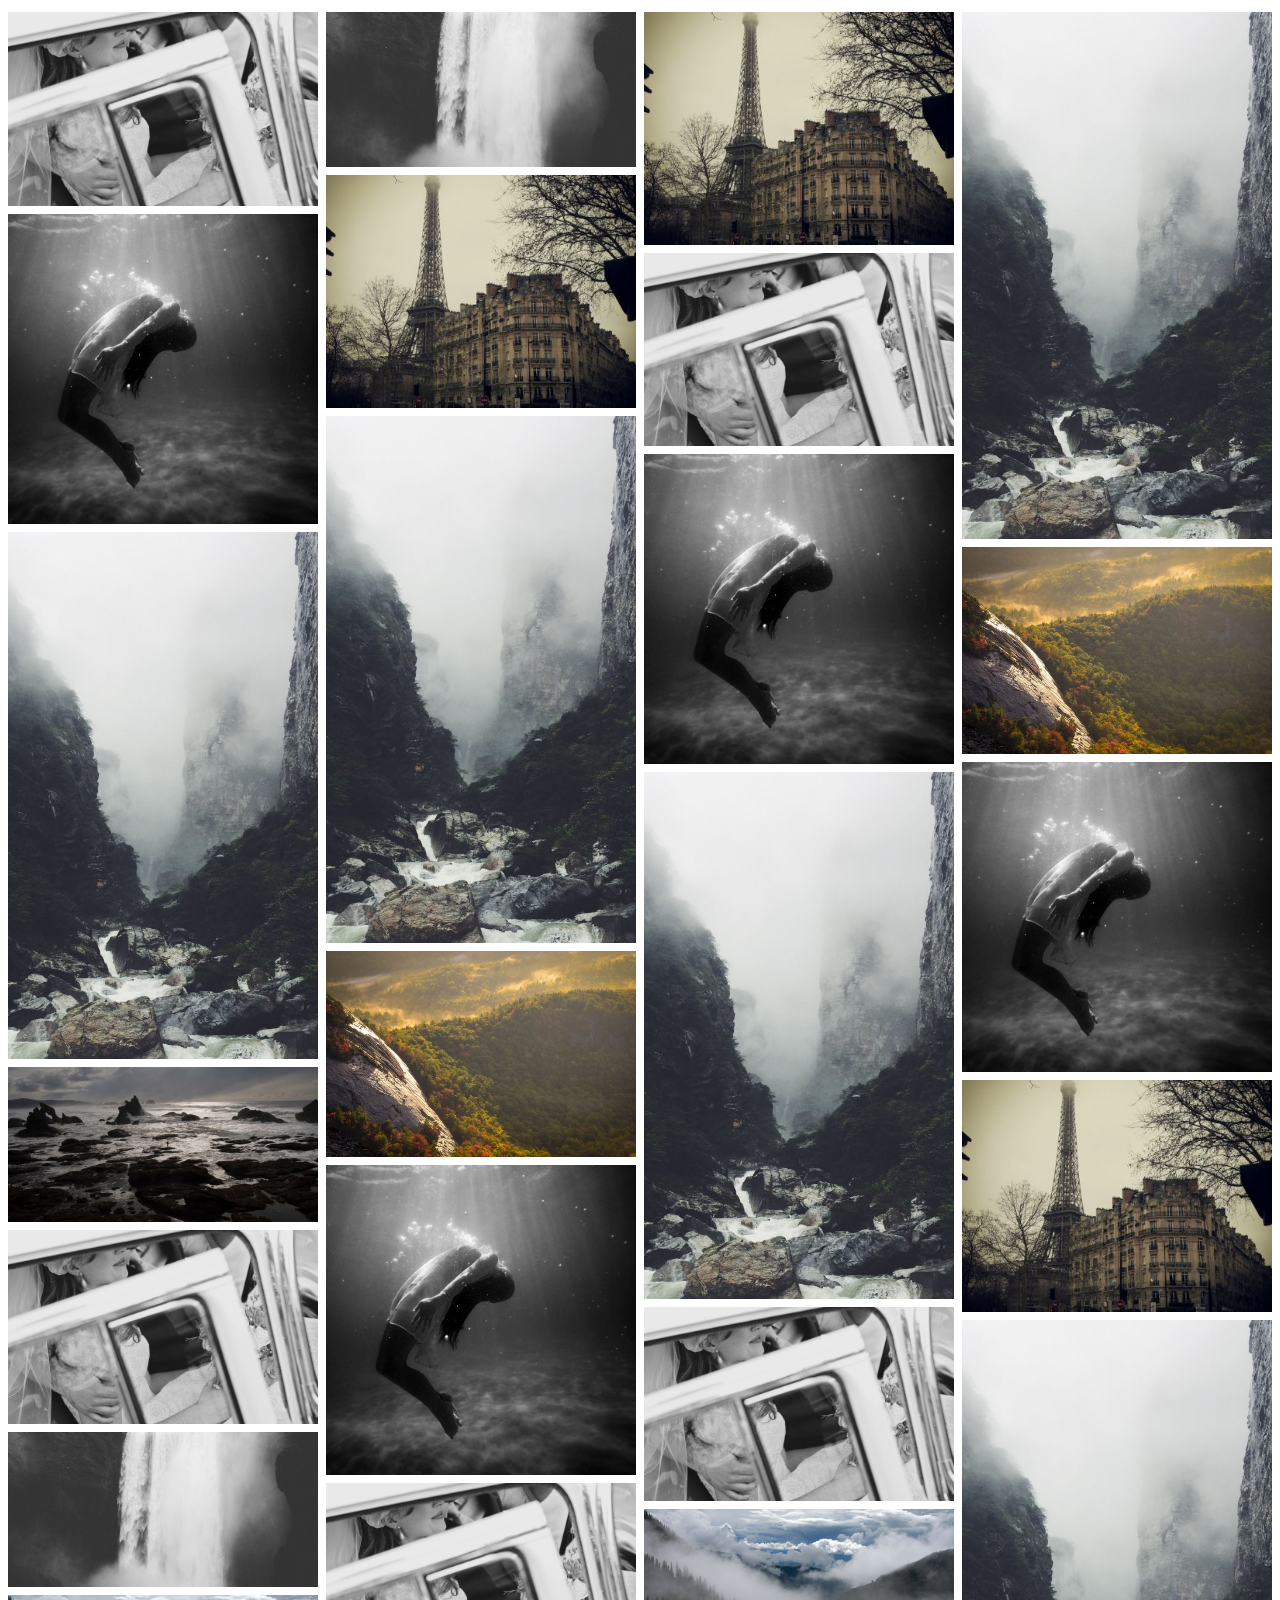
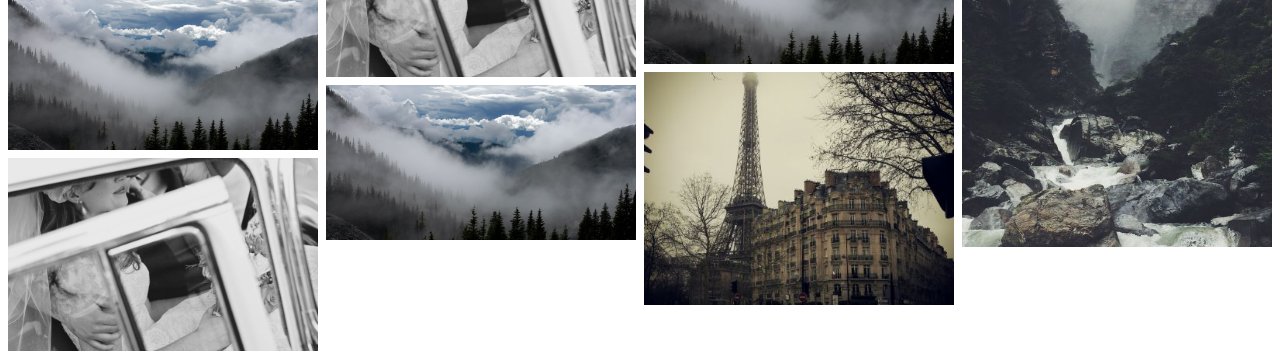
<file: flexColumn/index.html>
<!DOCTYPE html>
<html>
<head>
    <meta charset="utf-8" />
    <meta http-equiv="X-UA-Compatible" content="IE=edge">
    <title>Page Title</title>
    <meta name="viewport" content="width=device-width, initial-scale=1">
    <link rel="stylesheet" type="text/css" media="screen" href="./css/style.css" />
  
</head>
<body>
    
  <div class="row"> 
    
    <div class="column">
      <img src="./images/21.jpg" style="width:100%">
      <img src="./images/22.jpg" style="width:100%">
      <img src="./images/23.jpg" style="width:100%">
      <img src="./images/24.jpg" style="width:100%">
      <img src="./images/25.jpg" style="width:100%">
      <img src="./images/26.jpg" style="width:100%">
      <img src="./images/27.jpg" style="width:100%">
      <img src="./images/21.jpg" style="width:100%">

    </div>
    
    <div class="column">
      <img src="./images/28.jpg" style="width:100%">
      <img src="./images/29.jpg" style="width:100%">
      <img src="./images/30.jpg" style="width:100%">
      <img src="./images/31.jpg" style="width:100%">
      <img src="./images/32.jpg" style="width:100%">
      <img src="./images/33.jpg" style="width:100%">
      <img src="./images/39.jpg" style="width:100%">


    </div> 
     
    <div class="column">
      <img src="./images/34.jpg" style="width:100%">
      <img src="./images/35.jpg" style="width:100%">
      <img src="./images/36.jpg" style="width:100%">
      <img src="./images/37.jpg" style="width:100%">
      <img src="./images/38.jpg" style="width:100%">
      <img src="./images/39.jpg" style="width:100%">
      <img src="./images/40.jpg" style="width:100%">
    </div>
    
    <div class="column">
      <img src="./images/41.jpg" style="width:100%">
      <img src="./images/42.jpg" style="width:100%">
      <img src="./images/43.jpg" style="width:100%">
      <img src="./images/44.jpg" style="width:100%">
      <img src="./images/41.jpg" style="width:100%">
    </div>

  </div>
  
  
</body>
</html>
</file>
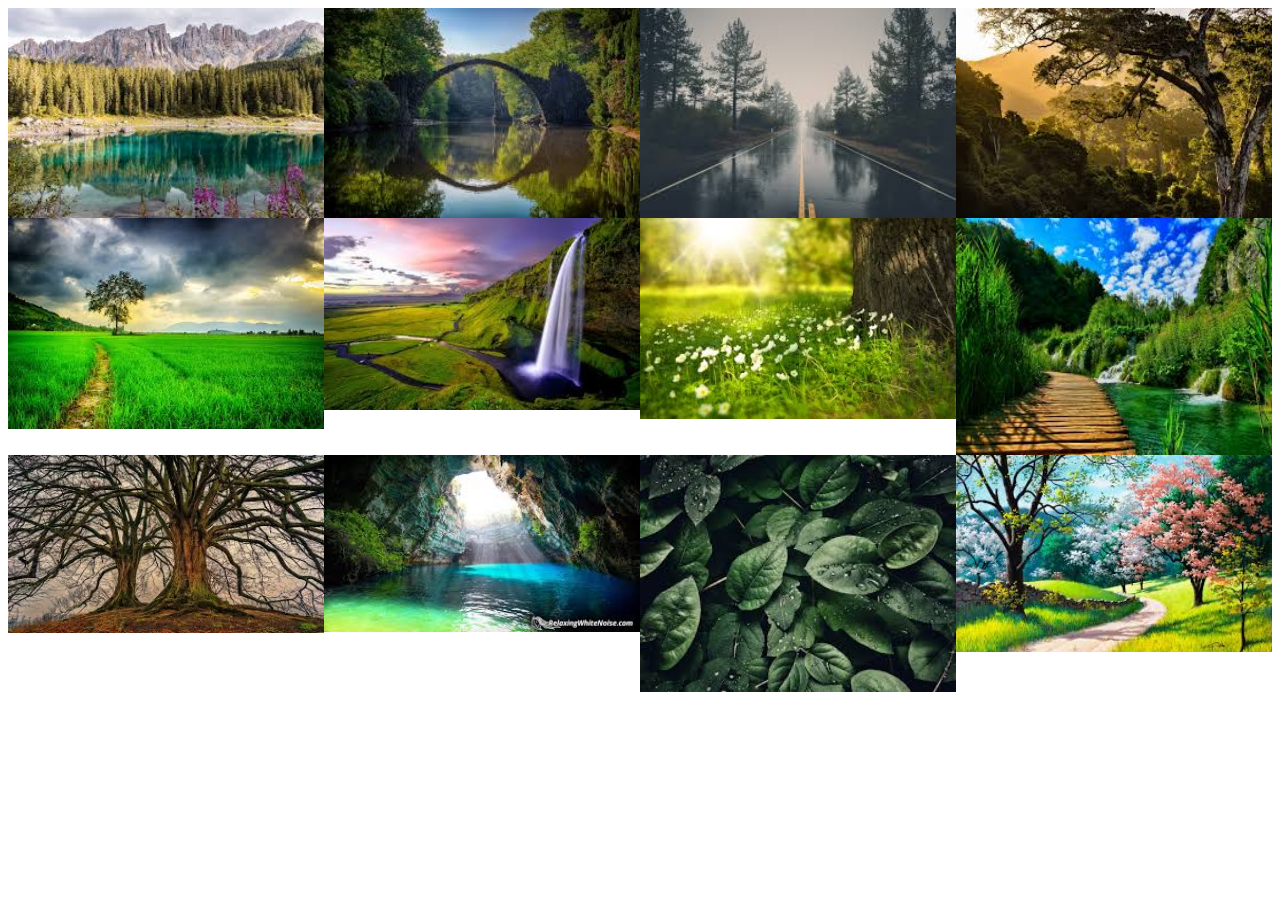
<file: grid/index.html>
<!DOCTYPE html>
<html>
<head>
    <meta charset="utf-8" />
    <meta http-equiv="X-UA-Compatible" content="IE=edge">
    <title>grid Gallery</title>
    <meta name="viewport" content="width=device-width, initial-scale=1">
    <link rel="stylesheet" type="text/css" media="screen" href="./css/style.css" />
</head>
<body>
    <div class="container">
        <img src="./images/1.jpeg" alt="an Image" />
        <img src="./images/2.jpeg" alt="an Image" />
        <img src="./images/3.jpeg" alt="an Image" />
        <img src="./images/4.jpeg" alt="an Image" />
        <img src="./images/5.jpeg" alt="an Image" />
        <img src="./images/6.jpeg" alt="an Image" />
        <img src="./images/7.jpeg" alt="an Image" />
        <img src="./images/8.jpeg" alt="an Image" />
        <img src="./images/9.jpeg" alt="an Image" />
        <!-- <img src="./images/10.jpeg" alt="an Image" /> -->
        <img src="./images/11.jpeg" alt="an Image" />
        <img src="./images/12.jpeg" alt="an Image" />
        <img src="./images/13.jpeg" alt="an Image" />
    </div>
</body>
</html>
</file>
<file: flexColumn/css/style.css>
* {
  box-sizing: border-box;
  padding:0;
  margin:0;
}

body {
  margin: 0;
}



.row {
  display: flex;
  /* flex-wrap: wrap; */
  padding: 4px;
}


.column {
  flex-direction: column;
  width: 25%;
  padding-left:4px;
  padding-right:4px;

}

.column img {
  margin-top: 8px; 
  /* here we decide about the ratio of the pictre */
  /* height: 30vh; */
  vertical-align: middle;
}

/* Responsive layout - makes a two column-layout instead of four columns */
@media (max-width: 800px) {
  .column {
    width: 50%;
  }
}


@media (max-width: 600px) {
  .column {
    width: 100%;
  }
}
</file>
<file: grid/css/style.css>
.container{
    display: grid;
    grid-template-columns: 25% 25% 25% 25%;
    /* background-color: #2196F3; */
}
img{
    width:100%;
    height: auto;
    /* here we choose how we want the ratio of the pictures */
    /* height: 30vh; */
}
</file>
